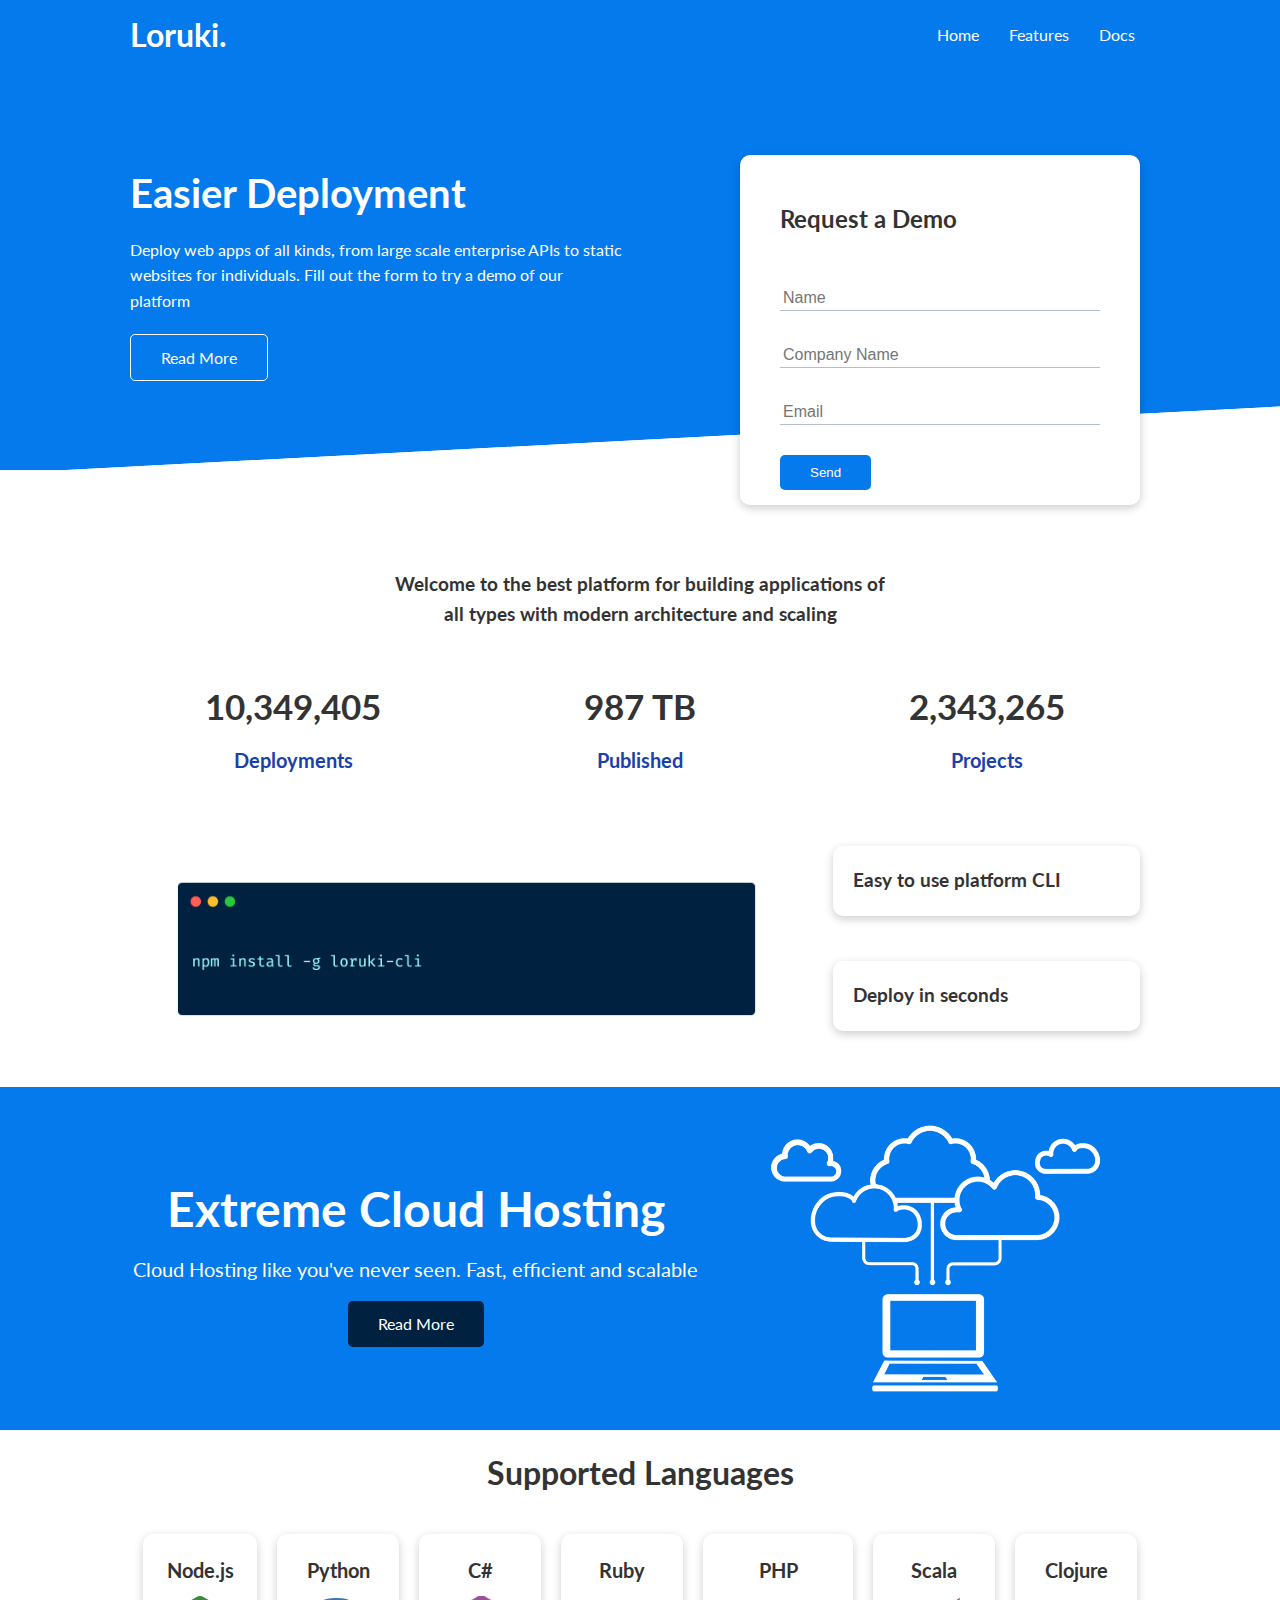
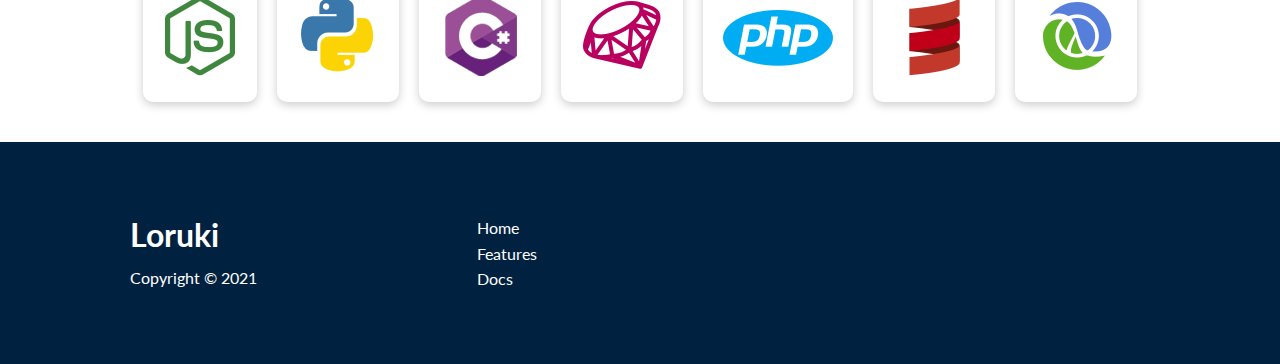
<file: index.html>
<!DOCTYPE html>
<html lang="en">

<head>
    <meta charset="UTF-8">
    <meta http-equiv="X-UA-Compatible" content="IE=edge">
    <meta name="viewport" content="width=device-width, initial-scale=1.0">
    <link rel="stylesheet"
        href="https://cdnjs.cloudflare.com/ajax/libs/font-awesome/6.0.0-beta2/css/all.min.css"
        integrity="sha512-YWzhKL2whUzgiheMoBFwW8CKV4qpHQAEuvilg9FAn5VJUDwKZZxkJNuGM4XkWuk94WCrrwslk8yWNGmY1EduTA=="
        crossorigin="anonymous" referrerpolicy="no-referrer" />
    <link rel="stylesheet" href="css/utilities.css">
    <link rel="stylesheet" href="css/styles.css">
    <title>Loruki | Cloud Hosting</title>
</head>

<body>
    <!-- Navbar -->
    <div class="navbar">
        <div class="container flex">
            <h1 class="logo">Loruki.</h1>
            <nav>
                <ul>
                    <li><a href="index.html">Home</a></li>
                    <li><a href="features.html">Features</a></li>
                    <li><a href="docs.html">Docs</a></li>
                </ul>
            </nav>
        </div>
    </div>
    <!-- Show case -->
    <section class="showcase">
        <div class="container grid">
            <div class="showcase-text">
                <h1>Easier Deployment</h1>
                <p>Deploy web apps of all kinds, from large scale enterprise APIs to static websites for individuals. Fill out the form to try a demo of our platform</p>
                <a href="features.html" class="btn btn-outline">Read More</a>
            </div>
            <div class="showcase-form card">
                <h2>Request a Demo</h2>
                <form name="contact" method="POST" netlify-honeypot="bot-field" data-netlify="true">
                    <input type="hidden" name="form-name" value="contact">
                    <p class="hidden">
                        <label>Don’t fill this out if you’re human: <input name="bot-field" /></label>
                    </p>
                    <div class="form-control">
                        <input type="text" name="name" placeholder="Name"
                            required>
                    </div>
                    <div class="form-control">
                        <input type="text" name="company"
                            placeholder="Company Name" required>
                    </div>
                    <div class="form-control">
                        <input type="email" name="email" placeholder="Email"
                            required>
                    </div>
                    <input type="submit" value="Send" class="btn btn-primary">
                </form>
            </div>
        </div>
    </section>

    <!-- Stats -->
    <section class="stats">
        <div class="container">
            <h3 class="stats-heading text-center my-1">
                Welcome to the best platform for building applications of all
                types with modern
                architecture and scaling
            </h3>

            <div class="grid grid-3 text-center my-4">
                <div>
                    <i class="fas fa-server fa-3x"></i>
                    <h3>10,349,405</h3>
                    <p class="text-secondary">Deployments</p>
                </div>
                <div>
                    <i class="fas fa-upload fa-3x"></i>
                    <h3>987 TB</h3>
                    <p class="text-secondary">Published</p>
                </div>
                <div>
                    <i class="fas fa-project-diagram fa-3x"></i>
                    <h3>2,343,265</h3>
                    <p class="text-secondary">Projects</p>
                </div>
            </div>
        </div>
    </section>

    <!-- Cli -->
    <section class="cli">
        <div class="container grid">
            <img src="images/cli.png" alt="">
            <div class="card">
                <h3>Easy to use platform CLI</h3>
            </div>
            <div class="card">
                <h3>Deploy in seconds</h3>
            </div>
        </div>
    </section>

    <!-- Cloud -->
    <section class="cloud bg-primary my-2 py-2">
        <div class="container grid">
            <div class="text-center">
                <h2 class="lg">Extreme Cloud Hosting</h2>
                <p class="lead my-1">Cloud Hosting like you've never seen.
                    Fast, efficient and scalable
                </p>
                <a href="features.html" class="btn btn-dark">Read More</a>
            </div>
            <img src="images/cloud.png" alt="">
        </div>
    </section>

    <!-- Languages -->
    <section class="languages">
        <h2 class="md text-center my-2">
            Supported Languages
        </h2>
        <div class="container flex">
            <div class="card">
                <h4>Node.js</h4>
                <img src="images/logos/node.png" alt="">
            </div>
            <div class="card">
                <h4>Python</h4>
                <img src="images/logos/python.png" alt="">
            </div>
            <div class="card">
                <h4>C#</h4>
                <img src="images/logos/csharp.png" alt="">
            </div>
            <div class="card">
                <h4>Ruby</h4>
                <img src="images/logos/ruby.png" alt="">
            </div>
            <div class="card">
                <h4>PHP</h4>
                <img src="images/logos/php.png" alt="">
            </div>
            <div class="card">
                <h4>Scala</h4>
                <img src="images/logos/scala.png" alt="">
            </div>
            <div class="card">
                <h4>Clojure</h4>
                <img src="images/logos/clojure.png" alt="">
            </div>
        </div>
    </section>

    <!-- Footer -->
    <footer class="footer bg-dark py-5">
        <div class="container grid grid-3">
            <div>
                <h1>Loruki</h1>
                <p>Copyright &copy; 2021</p>
            </div>
            <nav>
                <ul>
                    <li><a href="index.html">Home</a></li>
                    <li><a href="features.html">Features</a></li>
                    <li><a href="docs.html">Docs</a></li>
                </ul>
            </nav>
            <div class="social">
                <a href="#"><i class="fab fa-github fa-2x"></i></a>
                <a href="#"><i class="fab fa-facebook fa-2x"></i></a>
                <a href="#"><i class="fab fa-instagram fa-2x"></i></a>
                <a href="#"><i class="fab fa-twitter fa-2x"></i></a>
            </div>
        </div>
    </footer>
</body>

</html>
</file>
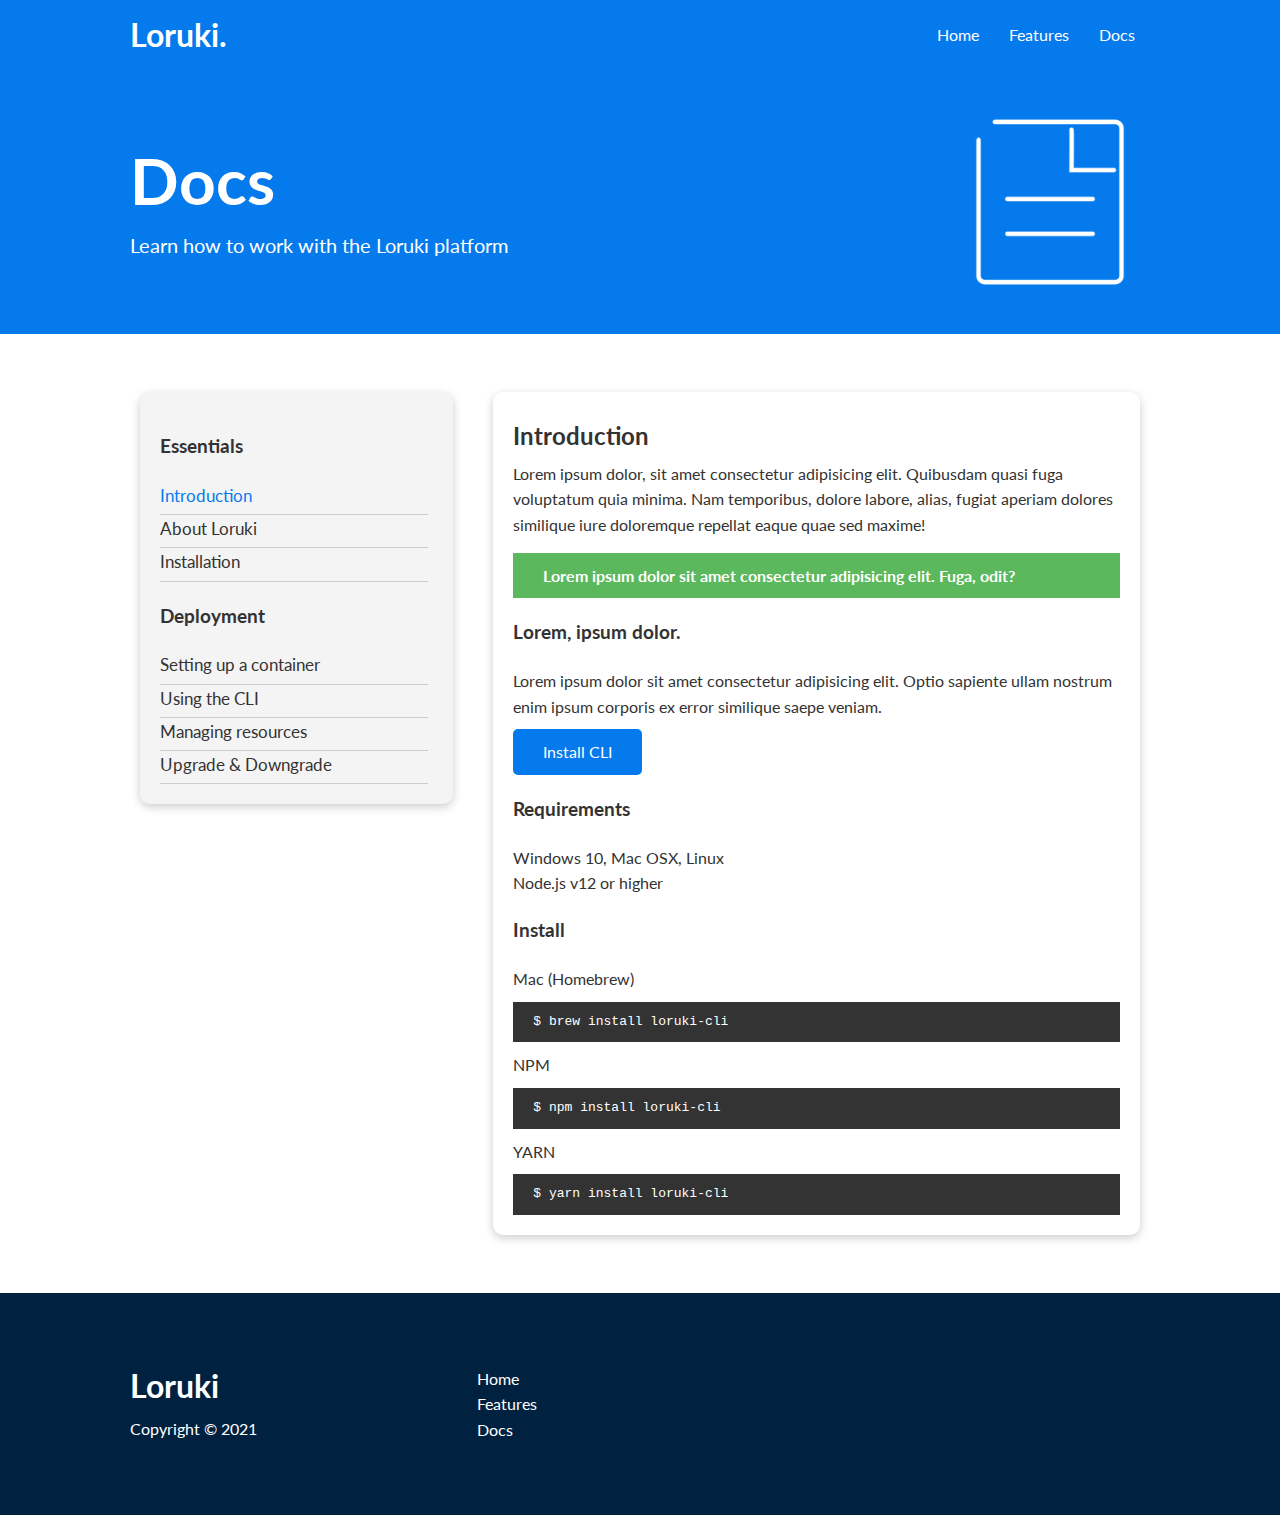
<file: docs.html>
<!DOCTYPE html>
<html lang="en">

<head>
    <meta charset="UTF-8">
    <meta http-equiv="X-UA-Compatible" content="IE=edge">
    <meta name="viewport" content="width=device-width, initial-scale=1.0">
    <link rel="stylesheet"
        href="https://cdnjs.cloudflare.com/ajax/libs/font-awesome/6.0.0-beta2/css/all.min.css"
        integrity="sha512-YWzhKL2whUzgiheMoBFwW8CKV4qpHQAEuvilg9FAn5VJUDwKZZxkJNuGM4XkWuk94WCrrwslk8yWNGmY1EduTA=="
        crossorigin="anonymous" referrerpolicy="no-referrer" />
    <link rel="stylesheet" href="css/utilities.css">
    <link rel="stylesheet" href="css/styles.css">
    <title>Loruki | Cloud Hosting</title>
</head>

<body>
    <!-- Navbar -->
    <div class="navbar">
        <div class="container flex">
            <h1 class="logo">Loruki.</h1>
            <nav>
                <ul>
                    <li><a href="index.html">Home</a></li>
                    <li><a href="features.html">Features</a></li>
                    <li><a href="docs.html">Docs</a></li>
                </ul>
            </nav>
        </div>
    </div>

    <!-- Head -->
    <section class="docs-head bg-primary py-3">
        <div class="container grid">
            <div>
                <h1 class="xl">Docs</h1>
                <p class="lead">
                    Learn how to work with the Loruki platform
                </p>
            </div>
            <img src="images/docs.png" alt="">
        </div>
    </section>
    
    <!-- Docs main -->
    <section class="docs-main my-4">
        <div class="container grid">
            <div class="card bg-light p3">
                <h3 class="my-2">Essentials</h3>
                <nav>
                    <ul>
                        <li><a class="text-primary" href="#">Introduction</a></li>
                        <li><a href="#">About Loruki</a></li>
                        <li><a href="#">Installation</a></li>
                    </ul>
                </nav>
                <h3 class="my-2">Deployment</h3>
                <nav>
                    <ul>
                        <li><a href="#">Setting up a container</a></li>
                        <li><a href="#">Using the CLI</a></li>
                        <li><a href="#">Managing resources</a></li>
                        <li><a href="#">Upgrade & Downgrade</a></li>
                    </ul>
                </nav>
            </div>
            <div class="card">
                <h2>Introduction</h2>
                <p>
                    Lorem ipsum dolor, sit amet consectetur adipisicing elit. 
                    Quibusdam quasi fuga voluptatum quia minima. Nam temporibus, 
                    dolore labore, alias, fugiat aperiam dolores similique iure 
                    doloremque repellat eaque quae sed maxime!
                </p>    
                <div class="alert alert-success">
                    <i class="fas fa-info"></i>
                    Lorem ipsum dolor sit amet consectetur adipisicing elit. 
                    Fuga, odit?
                </div>
                <h3>
                    Lorem, ipsum dolor.
                </h3>
                <p>
                    Lorem ipsum dolor sit amet consectetur adipisicing elit. 
                    Optio sapiente ullam nostrum enim ipsum corporis ex error similique saepe veniam.
                </p>
                <a href="#" class="btn btn-primary">Install CLI</a>
                
                <h3>Requirements</h3>
                <ul>
                    <li>Windows 10, Mac OSX, Linux</li>
                    <li>Node.js v12 or higher</li>
                </ul>

                <h3>Install</h3>
                <p>Mac (Homebrew)</p>
                <pre><code>$ brew install loruki-cli</code></pre>
                <p>NPM</p>
                <pre><code>$ npm install loruki-cli</code></pre>
                <p>YARN</p>
                <pre><code>$ yarn install loruki-cli</code></pre>

            </div>
        </div>
    </section>
    

    <!-- Footer -->
    <footer class="footer bg-dark py-5">
        <div class="container grid grid-3">
            <div>
                <h1>Loruki</h1>
                <p>Copyright &copy; 2021</p>
            </div>
            <nav>
                <ul>
                    <li><a href="index.html">Home</a></li>
                    <li><a href="features.html">Features</a></li>
                    <li><a href="docs.html">Docs</a></li>
                </ul>
            </nav>
            <div class="social">
                <a href="#"><i class="fab fa-github fa-2x"></i></a>
                <a href="#"><i class="fab fa-facebook fa-2x"></i></a>
                <a href="#"><i class="fab fa-instagram fa-2x"></i></a>
                <a href="#"><i class="fab fa-twitter fa-2x"></i></a>
            </div>
        </div>
    </footer>
</body>

</html>
</file>
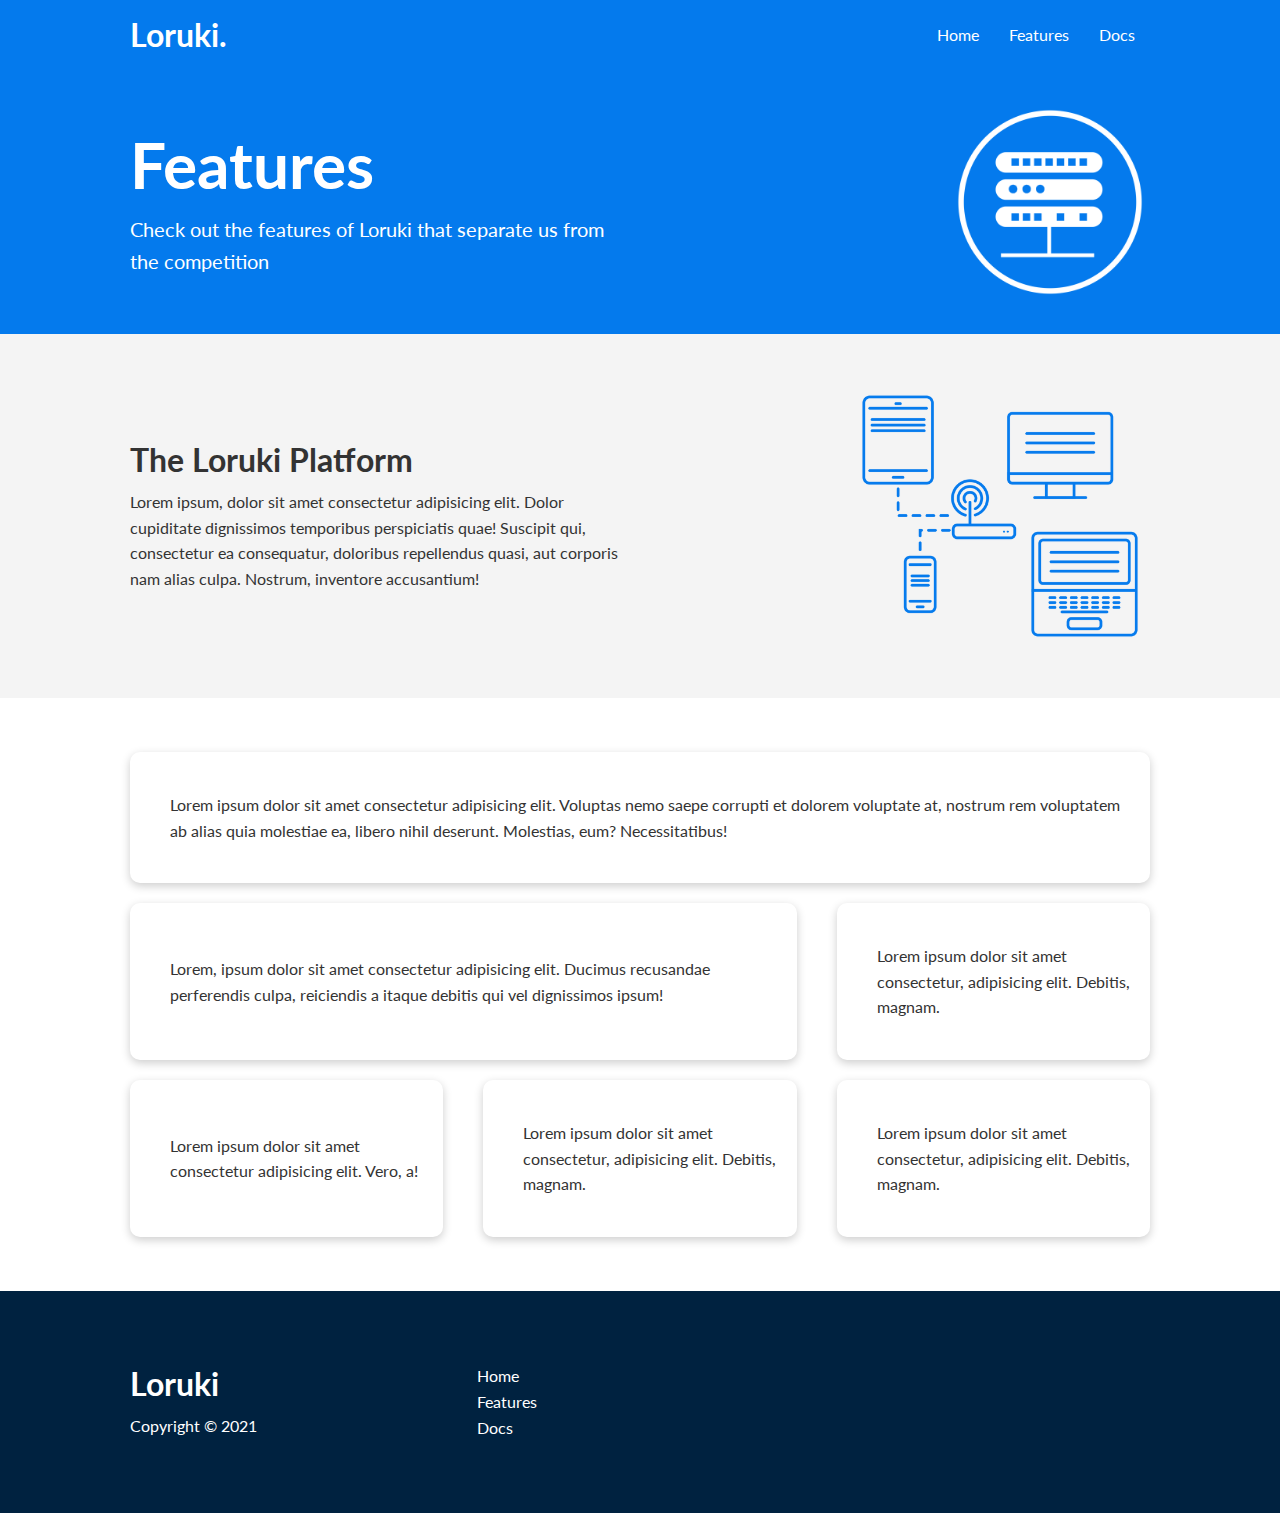
<file: features.html>
<!DOCTYPE html>
<html lang="en">

<head>
    <meta charset="UTF-8">
    <meta http-equiv="X-UA-Compatible" content="IE=edge">
    <meta name="viewport" content="width=device-width, initial-scale=1.0">
    <link rel="stylesheet"
        href="https://cdnjs.cloudflare.com/ajax/libs/font-awesome/6.0.0-beta2/css/all.min.css"
        integrity="sha512-YWzhKL2whUzgiheMoBFwW8CKV4qpHQAEuvilg9FAn5VJUDwKZZxkJNuGM4XkWuk94WCrrwslk8yWNGmY1EduTA=="
        crossorigin="anonymous" referrerpolicy="no-referrer" />
    <link rel="stylesheet" href="css/utilities.css">
    <link rel="stylesheet" href="css/styles.css">
    <title>Loruki | Cloud Hosting</title>
</head>

<body>
    <!-- Navbar -->
    <div class="navbar">
        <div class="container flex">
            <h1 class="logo">Loruki.</h1>
            <nav>
                <ul>
                    <li><a href="index.html">Home</a></li>
                    <li><a href="features.html">Features</a></li>
                    <li><a href="docs.html">Docs</a></li>
                </ul>
            </nav>
        </div>
    </div>

    <!-- Head -->
    <section class="features-head bg-primary py-3">
        <div class="container grid">
            <div>
                <h1 class="xl">Features</h1>
                <p class="lead">
                    Check out the features of Loruki that separate us from the
						competition
                </p>
            </div>
            <img src="images/server.png" alt="">
        </div>
    </section>

    <!-- Sub head -->
    <section class="features-sub-head bg-light py-3">
        <div class="container grid">
            <div>
                <h1 class="md">The Loruki Platform</h1>
                <p>
                    Lorem ipsum, dolor sit amet consectetur adipisicing elit. Dolor cupiditate dignissimos temporibus perspiciatis quae! Suscipit qui, consectetur ea consequatur, doloribus repellendus quasi, aut corporis nam alias culpa. Nostrum, inventore accusantium!
                </p>
            </div>
            <img src="images/server2.png" alt="">
        </div>
    </section>

    <section class="features-main my-2">
        <div class="container grid grid-3">
            <div class="card flex">
                <i class="fas fa-server fa-3x"></i>
                <p>Lorem ipsum dolor sit amet consectetur adipisicing elit. Voluptas nemo saepe corrupti et dolorem voluptate at, nostrum rem voluptatem ab alias quia molestiae ea, libero nihil deserunt. Molestias, eum? Necessitatibus!</p>
            </div>
            <div class="card flex">
                <i class="fas fa-network-wired fa-3x"></i>
                <p>
                    Lorem, ipsum dolor sit amet consectetur adipisicing elit. Ducimus
                    recusandae perferendis culpa, reiciendis a itaque debitis qui vel
                    dignissimos ipsum!
                </p>
            </div>
            <div class="card flex">
                <i class="fas fa-laptop-code fa-3x"></i>
                <p>
                    Lorem ipsum dolor sit amet consectetur, adipisicing elit. Debitis,
                    magnam.
                </p>
            </div>
            <div class="card flex">
                <i class="fas fa-database fa-3x"></i>
                <p>
                    Lorem ipsum dolor sit amet consectetur adipisicing elit. Vero, a!
                </p>
            </div>
            <div class="card flex">
                <i class="fas fa-power-off fa-3x"></i>
                <p>
                    Lorem ipsum dolor sit amet consectetur, adipisicing elit. Debitis,
                    magnam.
                </p>
            </div>
            <div class="card flex">
                <i class="fas fa-upload fa-3x"></i>
                <p>
                    Lorem ipsum dolor sit amet consectetur, adipisicing elit. Debitis,
                    magnam.
                </p>
            </div>
        </div>
    </section>

    
    <!-- Footer -->
    <footer class="footer bg-dark py-5">
        <div class="container grid grid-3">
            <div>
                <h1>Loruki</h1>
                <p>Copyright &copy; 2021</p>
            </div>
            <nav>
                <ul>
                    <li><a href="index.html">Home</a></li>
                    <li><a href="features.html">Features</a></li>
                    <li><a href="docs.html">Docs</a></li>
                </ul>
            </nav>
            <div class="social">
                <a href="#"><i class="fab fa-github fa-2x"></i></a>
                <a href="#"><i class="fab fa-facebook fa-2x"></i></a>
                <a href="#"><i class="fab fa-instagram fa-2x"></i></a>
                <a href="#"><i class="fab fa-twitter fa-2x"></i></a>
            </div>
        </div>
    </footer>
</body>

</html>
</file>
<file: css/utilities.css>
.container {
    max-width: 1100px;
    margin: 0 auto;
    overflow: auto;
    padding: 0 40px;
}

.card {
    background-color: #fff;
    color: #333;
    border-radius: 10px;
    box-shadow: 0 3px 10px rgba(0, 0, 0, 0.2);
    padding: 20px;
    margin: 10px;
}

.btn {
    display: inline-block;
    padding: 10px 30px;
    cursor: pointer;
    background: var(--primary-color);
    border: none;
    border-radius: 5px;
    color: #fff;
}

.btn-outline {
    background-color: transparent;
    border: 1px #fff solid;
}

.btn:hover {
    transform: scale(0.98);
}

/* Backgrounds and Colored buttons */
.bg-primary, 
.btn-primary {
    background-color: var(--primary-color);
    color: #fff;
}

.bg-secondary, 
.btn-secondary {
    background-color: var(--secondary-color);
    color: #fff;
}

.bg-dark , 
.btn-dark {
    background-color: var(--dark-color);
    color: #fff;
}

.bg-light, 
.btn-light {
    background-color: var(--light-color);
    color: #333;
}

.bg-primary a,
.btn-primary a,
.bg-secondary a,
.btn-secondary a,
.bg-dark a, 
.btn-dark a {
    color: #fff;
}

/* Text colors */

.text-primary {
    color: var(--primary-color);
}

.text-secondary{
    color: var(--secondary-color);
}

.text-dark {
    color: var(--dark-color);
}

.text-light {
    color: var(--light-color);
}


/* Text sizes */
.lead {
    font-size: 20px;
}

.sm {
    font-size: 1rem;
}

.md {
    font-size: 2rem;
}

.lg {
    font-size: 3rem;
}

.xl {
    font-size: 4rem;
}

.text-center {
    text-align: center;
}

/* Alert */
.alert {
    background-color: ver(--light-color);
    padding: 10px 20px;
    font-weight: bold;
    margin: 15px 0;
}

.alert i {
    margin-right: 10px;
}

.alert-success {
    background-color: var(--success-color);
    color: #fff;
}

.alert-error {
    background-color: var(--error-color);
    color: #fff;
}

.flex {
    display: flex;
    justify-content: center;
    align-items: center;
    height: 100%;
}

.grid {
    display: grid;
    grid-template-columns: 1fr 1fr;
    gap: 20px;
    justify-content: center;
    align-items: center;
    height: 100%;
}

.grid-3 {
    grid-template-columns: 1fr 1fr 1fr;
}

/* Margins */

.my-1 {
    margin: 1rem 0;
}

.my-2 {
    margin: 1.5rem 0;
}

.my-3 {
    margin: 2rem 0;
}

.my-4 {
    margin: 3rem 0;
}

.my-5 {
    margin: 4rem 0;
}


.m-1 {
    margin: 1rem;
}

.m-2 {
    margin: 1.5rem;
}

.m-3 {
    margin: 2rem;
}

.m-4 {
    margin: 3rem;
}

.m-5 {
    margin: 4rem;
}


/* Paddings */

.py-1 {
    padding: 1rem 0;
}

.py-2 {
    padding: 1.5rem 0;
}

.py-3 {
    padding: 2rem 0;
}

.py-4 {
    padding: 3rem 0;
}

.py-5 {
    padding: 4rem 0;
}


.p-1 {
    padding: 1rem;
}

.p-2 {
    padding: 1.5rem;
}

.p-3 {
    padding: 2rem;
}

.p-4 {
    padding: 3rem;
}

.p-5 {
    padding: 4rem;
}
</file>
<file: css/styles.css>
@import url('https://fonts.googleapis.com/css2?family=Lato:wght@300&display=swap');

:root {
    --primary-color: #047aed;
    --secondary-color: #1c3fa8;
    --dark-color: #002240;
    --light-color: #f4f4f4;
    --success-color: #5cb85c;
    --error-color: #d9534f;
}


* {
    box-sizing: border-box;
    padding: 0;
    margin: 0;
}

body {
    font-family: 'Lato', sans-serif;
    color: #333;
    line-height: 1.6;
}

ul {
    list-style-type: none;
}

a {
    text-decoration: none;
    color: #333;
}

h1, 
h2 {
    font-weight: 300px;
    line-height: 1.2;
    margin: 10px 0px;
}

p {
    margin: 10px 0;
}

img {
    width: 100%;
}

code,
pre {
    background: #333;
    color: #fff;
    padding: 10px;
}

.hidden {
    visibility: hidden;
    height: 0;
}

/* Navbar */

.navbar {
    background-color: var(--primary-color);
    color: #fff;
    height: 70px;
}

.navbar ul {
    display: flex;
}

.navbar a {
    color: #fff;
    padding: 10px;
    margin: 0 5px;
}

.navbar a:hover {
    border-bottom: 2px #fff solid;
}

.navbar .flex {
    justify-content: space-between;
}

/* Showcase */
.showcase {
    height: 400px;
    background-color: var(--primary-color);
    color: #fff;
    position: relative;
}

.showcase h1 {
    font-size: 40px;
}

.showcase p {
    margin: 20px 0;
}

.showcase .grid {
    overflow: visible;
    /* grid-template-columns: 55% auto; */
    gap: 30px;
}

.showcase-text {
    animation: slideInFromLeft 1s ease-in;
}

.showcase-form {
    position: relative;
    top: 60px;
    height: 350px;
    width: 400px;
    padding: 40px;
    z-index: 100;
    justify-self: flex-end;
    animation: slideInFromRight 1s ease-in
}

.showcase-form .form-control {
    margin: 30px 0;
}

.showcase-form input[type='text'],
.showcase-form input[type='email'] {
    border: 0;
    border-bottom: 1px solid #b4becb;
    width: 100%;
    padding: 3px;
    font-size: 16px;
}

.showcase-form input:focus {
    outline: none;
}

.showcase::before,
.showcase::after {
    content: '';
    /* color: white; */
    position: absolute;
    height: 100px;
    bottom: -70px;
    right: 0;
    left: 0;
    background: #fff;
    transform: skewY(-3deg);
    -webkit-transform: skewY(-3deg);
    -moz-transform: skewY(-3deg);
    -ms-transform: skewY(-3deg);
}

/* Stats */

.stats {
    padding-top: 100px;
    animation: slideInFromBottom 1s ease-in;
}

.stats-heading {
    max-width: 500px;
    margin: auto;
}

.stats .grid h3 {
    font-size: 35px;
}

.stats .grid p {
    font-size: 20px;
    font-weight: bold;
}

/* Cli */

.cli .grid {
    grid-template-columns: repeat(3, 1fr);
    grid-template-rows: repeat(2, 1fr);
}

.cli .grid > *:first-child {
    grid-column: 1 / span 2;
    grid-row: 1 / span2;

}

/* Cloud */

.cloud .grid {
    grid-template-columns: 4fr 3fr;
}

/* Languages */
.languages .flex {
    flex-wrap: wrap;
}


.languages .card {
    text-align: center;
    margin: 18px 10px 40px;
    transition: transform 0.2s ease-in
}

.languages .card h4 {
    font-size: 20px;
    margin-bottom: 10px;
}

.languages .card:hover {
    transform: translateY(-15px);
}

/* Features */
.features-head img, 
.docs-head img {
    width: 200px;
    justify-self: flex-end;
}

.features-sub-head img {
    width: 300px;
    justify-self: flex-end;
}

.features-main .card > i {
    margin-right: 20px;
}

.features-main .grid {
    padding: 30px;
}

.features-main .grid > *:first-child {
    grid-column: 1 /span 3;
}
.features-main .grid > *:nth-child(2) {
    grid-column: 1 /span 2;
}

/* Docs */
.docs-main h3 {
    margin: 20px 0;
}

.docs-main .grid {
    grid-template-columns: 1fr 2fr;
    align-items: flex-start;
}

.docs-main nav li {
    font-size: 17px;
    padding-bottom: 5px;
    margin-right: 5px;
    border-bottom: 1px #ccc solid;
}

.docs-main a:hover {
    font-weight: bold;
}

/* Footer */
.footer .social a {
    margin: 0 10px;
}

/* Animations */
@keyframes slideInFromLeft {
    0% {
        transform: translateX(-100%);
    }
    100% {
        transform: translateX(0);
    }
}

@keyframes slideInFromRight {
    0% {
        transform: translateX(100%);
    }
    100% {
        transform: translateX(0);
    }
}

@keyframes slideInFromTop {
    0% {
        transform: translateY(-100%);
    }
    100% {
        transform: translateY(0);
    }
}

@keyframes slideInFromBottom {
    0% {
        transform: translateY(100%);
    }
    100% {
        transform: translateY(0);
    }
}



/* Tablets and under */
@media (max-width: 768px) {
    .grid,
    .showcase .grid,
    .stats .grid,
    .cli .grid,
    .cloud .grid,
    .features-main .grid,
    .docs-main .grid {
        grid-template-columns: 1fr;
        grid-template-rows: 1fr;
    }

    .showcase {
        height: auto;
    }

    .showcase-text {
        text-align: center;
        margin-top: 40px;
        animation: slideInFromTop 1s ease-in;
    }

    .showcase-form {
        justify-self: center;
        margin: auto;
        animation: slideInFromBottom 1s ease-in;
    }

    .cli .grid > *:first-child {
        grid-column: 1;
        grid-row: 1;
    }

    .features-head,
    .features-sub-head,
    .docs-head {
        text-align: center;
    }

    .features-head img,
    .features-sub-head img,
    .docs-head img {
        justify-self: center;
    }

    .features-main .grid > *:first-child,
    .features-main .grid > *:nth-child(2) {
        grid-column: 1;
    }
}

/* Mobile */
@media (max-width: 500px) {
    .navbar {
        height: 110px;
    }

    .navbar .flex {
        flex-direction: column;
    }

    .navbar ul {
        padding: 10px;
        background-color: rgba(0, 0, 0, 0.1);
    }

    .showcase-form {
        width: 300px;
    }
}
</file>
